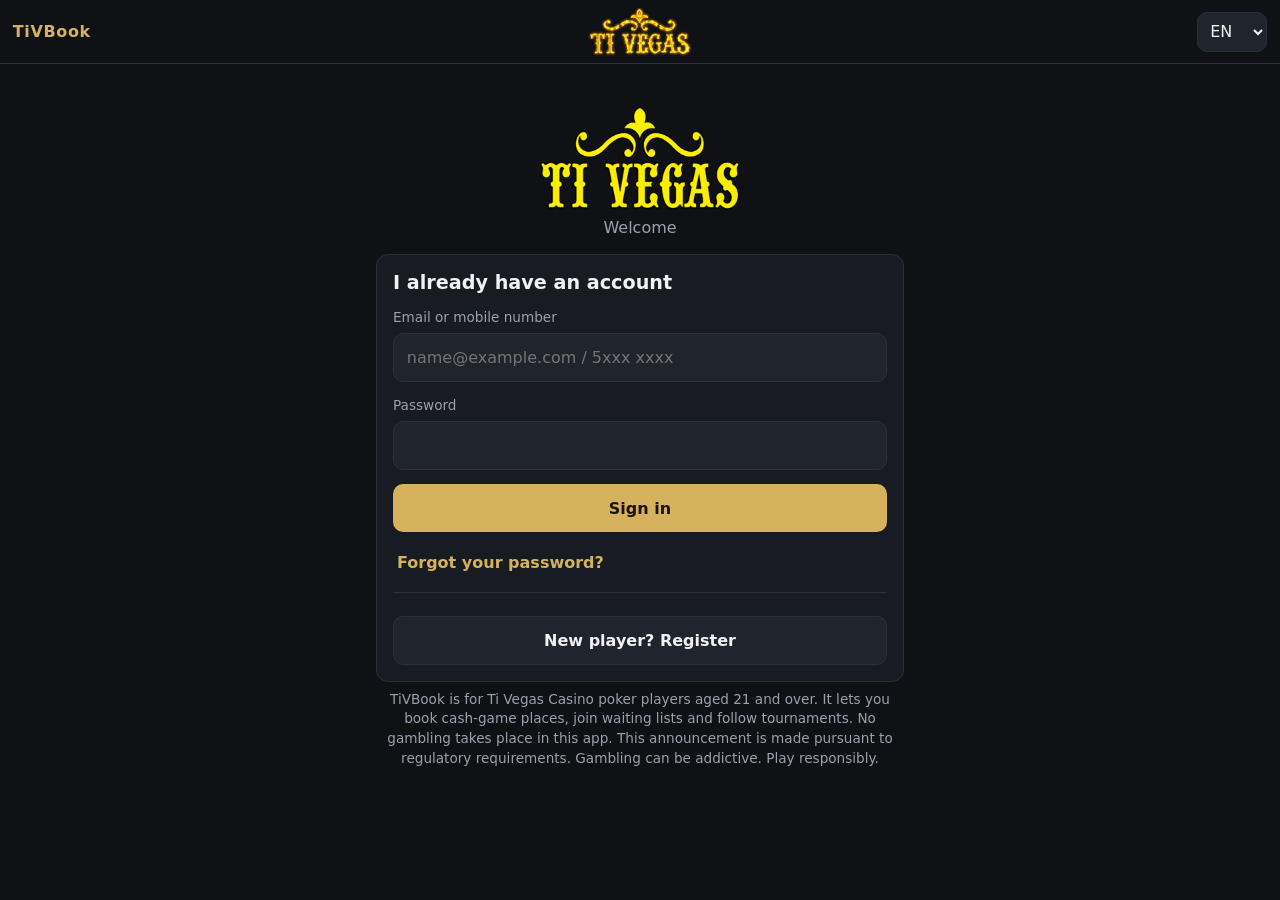
<file: index.html>
<!doctype html>
<html lang="en">
  <head>
    <meta charset="UTF-8" />
    <meta name="viewport" content="width=device-width, initial-scale=1, viewport-fit=cover" />
    <meta name="theme-color" content="#0f1115" />
    <link rel="icon" href="./icon.png" />
    <link rel="manifest" href="./manifest.webmanifest" />
    <link rel="apple-touch-icon" href="./apple-touch-icon.png" />
    <meta name="apple-mobile-web-app-capable" content="yes" />
    <meta name="mobile-web-app-capable" content="yes" />
    <meta name="apple-mobile-web-app-status-bar-style" content="black-translucent" />
    <meta name="apple-mobile-web-app-title" content="TiVBook" />
    <title>TiVBook — Ti Vegas</title>
    <script type="module" crossorigin src="./assets/index-Yo3Apx2H.js"></script>
    <link rel="stylesheet" crossorigin href="./assets/index-D4xdO7Zx.css">
  </head>
  <body>
    <div id="root"></div>
  </body>
</html>
</file>
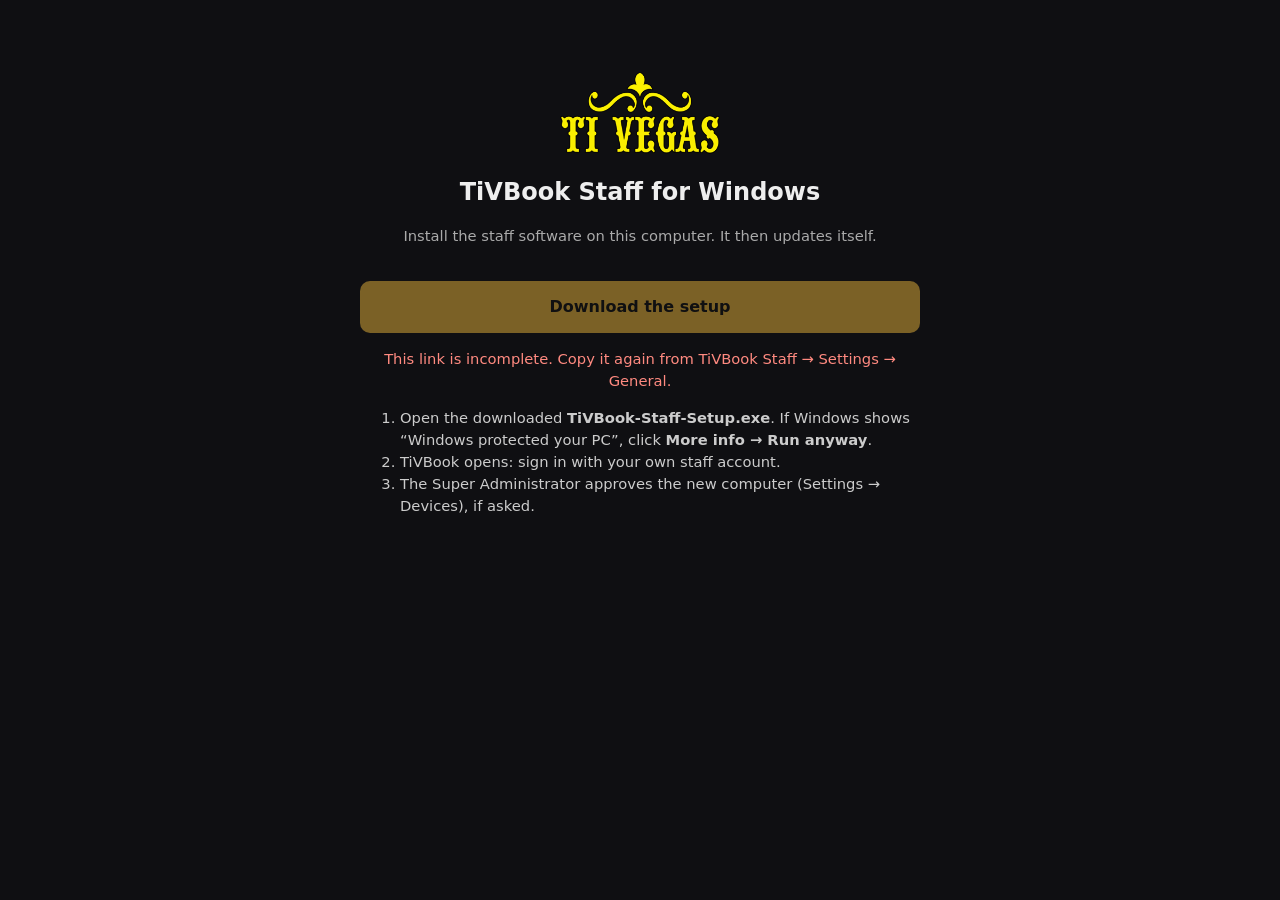
<file: setup/index.html>
<!DOCTYPE html>
<html lang="en">
<head>
<meta charset="utf-8">
<meta name="viewport" content="width=device-width, initial-scale=1">
<title>TiVBook Staff — install on this PC</title>
<style>
  body { margin: 0; font: 16px/1.5 system-ui, Segoe UI, sans-serif; background: #0f0f12; color: #eee; }
  main { max-width: 560px; margin: 0 auto; padding: 8vh 1.2rem 2rem; text-align: center; }
  img { width: 160px; max-width: 60%; }
  h1 { font-size: 1.5rem; margin: .8rem 0 .3rem; }
  .muted { color: #aaa; font-size: .92rem; }
  button { font: inherit; font-weight: 700; padding: .9rem 1.4rem; border: 0; border-radius: 10px; background: #d4a537; color: #111; cursor: pointer; width: 100%; margin-top: 1.2rem; }
  button:disabled { opacity: .55; cursor: default; }
  .bar { height: 10px; background: #2a2a30; border-radius: 5px; overflow: hidden; margin-top: 1rem; }
  .bar > div { height: 100%; width: 0; background: #d4a537; transition: width .2s; }
  .err { color: #ff8a80; } ol { text-align: left; color: #ccc; font-size: .92rem; }
</style>
</head>
<body>
<main>
  <img src="../tivegas-logo.png" alt="Ti Vegas">
  <h1>TiVBook Staff for Windows</h1>
  <p class="muted" id="ver">Install the staff software on this computer. It then updates itself.</p>
  <button id="go">Download the setup</button>
  <div class="bar" hidden id="bar"><div></div></div>
  <p class="muted" id="msg"></p>
  <ol>
    <li>Open the downloaded <strong>TiVBook-Staff-Setup.exe</strong>. If Windows shows “Windows protected your PC”, click <strong>More info → Run anyway</strong>.</li>
    <li>TiVBook opens: sign in with your own staff account.</li>
    <li>The Super Administrator approves the new computer (Settings → Devices), if asked.</li>
  </ol>
</main>
<script>
// The casino's online storage (from the link given in TiVBook Staff → Settings → General).
const base = (new URLSearchParams(location.hash.slice(1)).get("u") || "").replace(/\/$/, "");
const go = document.getElementById("go"), msg = document.getElementById("msg"), bar = document.getElementById("bar");
const ok = /^https:\/\/[a-z0-9-]+\.supabase\.co$/.test(base);
if (!ok) { go.disabled = true; msg.innerHTML = '<span class="err">This link is incomplete. Copy it again from TiVBook Staff → Settings → General.</span>'; }
let latest = null;
if (ok) fetch(`${base}/storage/v1/object/public/downloads/staff/latest.json?t=${Date.now()}`).then((r) => r.json()).then((l) => {
  latest = l; document.getElementById("ver").textContent = `Version ${l.version} — ${(l.size / 1048576).toFixed(0)} MB. Install once; it then updates itself.`;
}).catch(() => { msg.innerHTML = '<span class="err">Cannot reach the casino right now. Check the internet and reload the page.</span>'; });
go.onclick = async () => {
  if (!latest) return;
  go.disabled = true; bar.hidden = false; msg.textContent = "Downloading…";
  try {
    const parts = [];
    let got = 0;
    for (const url of latest.parts) {
      if (!String(url).startsWith(`${base}/storage/v1/object/public/downloads/`)) throw new Error("bad part");
      const r = await fetch(url); if (!r.ok) throw new Error(`download ${r.status}`);
      const b = new Uint8Array(await r.arrayBuffer()); parts.push(b); got += b.length;
      bar.firstElementChild.style.width = `${Math.min(100, (got / latest.size) * 100)}%`;
    }
    const blob = new Blob(parts, { type: "application/octet-stream" });
    const hash = Array.from(new Uint8Array(await crypto.subtle.digest("SHA-256", await blob.arrayBuffer())), (x) => x.toString(16).padStart(2, "0")).join("");
    if (blob.size !== latest.size || hash !== latest.sha256) throw new Error("The download is damaged. Please try again.");
    const a = document.createElement("a");
    a.href = URL.createObjectURL(blob); a.download = "TiVBook-Staff-Setup.exe"; document.body.appendChild(a); a.click();
    msg.textContent = "✓ Downloaded. Open TiVBook-Staff-Setup.exe (in Downloads) to install.";
  } catch (e) { msg.innerHTML = `<span class="err">${e.message}</span>`; }
  go.disabled = false;
};
</script>
</body>
</html>
</file>
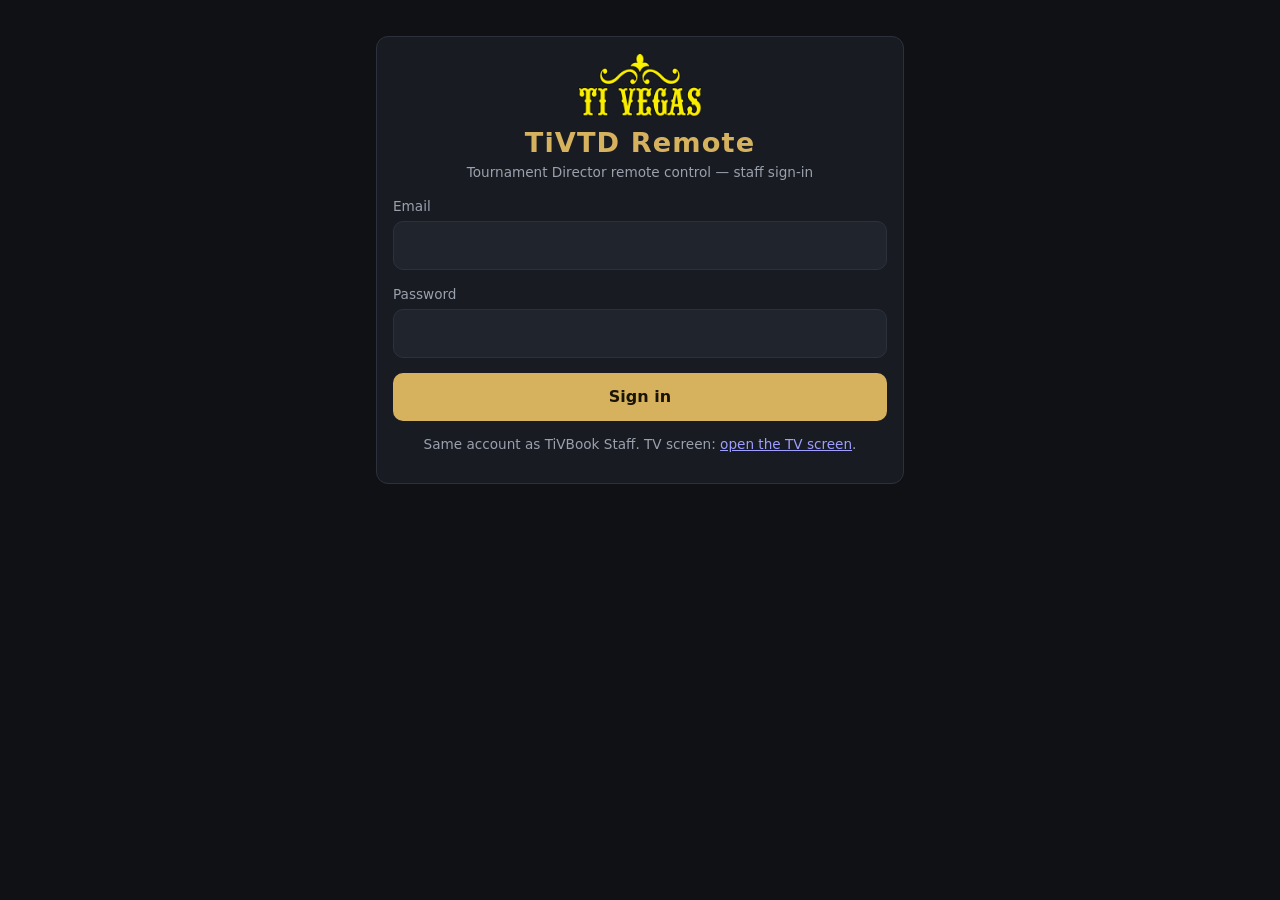
<file: td/index.html>
<!doctype html>
<html lang="en-GB">
  <head>
    <meta charset="UTF-8" />
    <meta name="viewport" content="width=device-width, initial-scale=1, viewport-fit=cover" />
    <meta name="theme-color" content="#06150e" />
    <link rel="icon" href="./icon.png" />
    <link rel="manifest" href="./manifest.webmanifest" />
    <link rel="apple-touch-icon" href="./apple-touch-icon.png" />
    <meta name="apple-mobile-web-app-capable" content="yes" />
    <meta name="mobile-web-app-capable" content="yes" />
    <meta name="apple-mobile-web-app-status-bar-style" content="black-translucent" />
    <meta name="apple-mobile-web-app-title" content="TiVTD Remote" />
    <title>TiVTD Remote — Ti Vegas</title>
    <script type="module" crossorigin src="./assets/index-CF79Sgp6.js"></script>
    <link rel="stylesheet" crossorigin href="./assets/index-0una0Jbh.css">
  </head>
  <body>
    <div id="root"></div>
  </body>
</html>
</file>
<file: assets/index-D4xdO7Zx.css>
:root{--bg: #0f1115;--panel: #181b22;--panel-2: #20242d;--line: #2c313c;--text: #f2f2f4;--muted: #9aa1ad;--gold: #d6b25e;--gold-ink: #1a1405;--red: #e5484d;--green: #30a46c;--amber: #f5a524;--radius: 12px;--font: "Segoe UI", system-ui, -apple-system, Roboto, "Helvetica Neue", Arial, sans-serif;color-scheme:dark}*{box-sizing:border-box}html{-webkit-text-size-adjust:100%}body{margin:0;background:var(--bg);color:var(--text);font:16px/1.45 var(--font);overflow-x:hidden}h1,h2,h3{margin:0 0 .5rem;line-height:1.2}h1{font-size:1.5rem}h2{font-size:1.2rem}h3{font-size:1rem}p{margin:0 0 .75rem}.muted{color:var(--muted)}.small{font-size:.85rem}.center{text-align:center}.row{display:flex;gap:.75rem;align-items:center;flex-wrap:wrap}.spread{justify-content:space-between}.stack>*+*{margin-top:.9rem}.grid2{display:grid;grid-template-columns:1fr;gap:.9rem}@media (min-width: 640px){.grid2{grid-template-columns:1fr 1fr}}.card{background:var(--panel);border:1px solid var(--line);border-radius:var(--radius);padding:1rem}.page{max-width:560px;margin:0 auto;padding:1rem 1rem 5rem}.wide{max-width:1100px}label{display:block;font-size:.85rem;color:var(--muted);margin-bottom:.3rem}input,select,textarea{width:100%;font:inherit;color:var(--text);background:var(--panel-2);border:1px solid var(--line);border-radius:10px;padding:.75rem .8rem;min-height:48px}input:focus,select:focus,textarea:focus{outline:2px solid var(--gold);outline-offset:1px}input[type=checkbox]{width:22px;min-height:22px;height:22px;accent-color:var(--gold)}.check{display:flex;gap:.6rem;align-items:flex-start;color:var(--text);font-size:.95rem}.row>.check{flex:0 0 auto;white-space:nowrap;align-items:center}button,.btn{font:inherit;font-weight:600;border:0;border-radius:10px;padding:.75rem 1.1rem;min-height:48px;background:var(--gold);color:var(--gold-ink);cursor:pointer;display:inline-flex;align-items:center;justify-content:center;gap:.4rem}button:disabled{opacity:.5;cursor:not-allowed}button.secondary{background:var(--panel-2);color:var(--text);border:1px solid var(--line)}button.danger{background:var(--red);color:#fff}button.link{background:none;color:var(--gold);padding:.25rem;min-height:auto}button.block{width:100%}.error{background:#3a1416;border:1px solid #6b2226;color:#ffd7d9;padding:.7rem .8rem;border-radius:10px}.notice{background:#2e2511;border:1px solid #5b4a1e;color:#f6e2ae;padding:.7rem .8rem;border-radius:10px}.ok{background:#10291d;border:1px solid #1f5a3d;color:#c6f2da;padding:.7rem .8rem;border-radius:10px}.badge{display:inline-block;font-size:.75rem;font-weight:700;padding:.15rem .5rem;border-radius:999px;background:var(--panel-2);border:1px solid var(--line)}.badge.verified{background:#10291d;color:#7fe0ae;border-color:#1f5a3d}.badge.unverified{background:#2e2511;color:#f6cf6e;border-color:#5b4a1e}.badge.rejected{background:#3a1416;color:#ff9ea2;border-color:#6b2226}.brand{font-weight:800;letter-spacing:.04em;color:var(--gold)}.player-id{font-size:3rem;font-weight:800;letter-spacing:.08em;color:var(--gold);text-align:center;font-variant-numeric:tabular-nums}.topbar{position:sticky;top:0;z-index:5;background:#0f1115f2;border-bottom:1px solid var(--line);padding:.6rem 1rem;display:flex;align-items:center;justify-content:space-between;gap:.5rem}.tabbar{position:fixed;bottom:0;left:0;right:0;background:var(--panel);border-top:1px solid var(--line);display:flex;justify-content:space-around;padding:.3rem 0 calc(.3rem + env(safe-area-inset-bottom))}.tabbar button{background:none;color:var(--muted);flex-direction:column;font-size:.75rem;gap:0;min-height:52px}.tabbar button.on{color:var(--gold)}table{width:100%;border-collapse:collapse}th,td{text-align:left;padding:.55rem .5rem;border-bottom:1px solid var(--line);vertical-align:top}th{color:var(--muted);font-weight:600;font-size:.85rem}tr.clickable{cursor:pointer}tr.clickable:hover{background:var(--panel-2)}.photo{width:100%;aspect-ratio:1.58;object-fit:cover;border-radius:10px;background:var(--panel-2);border:1px dashed var(--line);display:flex;align-items:center;justify-content:center;color:var(--muted)}.code-input{font-size:1.8rem;letter-spacing:.5em;text-align:center;font-variant-numeric:tabular-nums}.statusdot{width:.6rem;height:.6rem;border-radius:50%;display:inline-block;background:var(--green)}.statusdot.off{background:var(--red)}.chips{display:flex;gap:.4rem;overflow-x:auto;padding-bottom:.3rem;-webkit-overflow-scrolling:touch}.chip{flex:0 0 auto;background:var(--panel-2);color:var(--text);border:1px solid var(--line);border-radius:999px;padding:.45rem .8rem;min-height:40px;font-weight:600}.chip.on{background:var(--gold);color:var(--gold-ink);border-color:var(--gold)}.chip small{display:block;font-weight:500;font-size:.7rem;opacity:.8}.tablecard{display:grid;gap:.35rem;text-align:left;justify-content:stretch;justify-items:stretch;align-content:start;background:var(--panel);border:1px solid var(--line);border-radius:var(--radius);padding:.9rem;color:var(--text);font-weight:400;min-height:0}.tablecard.on{outline:2px solid var(--gold)}.meter{height:8px;border-radius:99px;background:var(--panel-2);overflow:hidden}.meter>i{display:block;height:100%;background:var(--gold)}.grid3{display:grid;grid-template-columns:repeat(auto-fill,minmax(220px,1fr));gap:.8rem}.felt{width:100%;max-width:560px;aspect-ratio:660 / 450}.offer-overlay{position:fixed;top:0;right:0;bottom:0;left:0;z-index:50;background:#0a0a0ceb;display:flex;align-items:center;justify-content:center;padding:1rem}.offer-box{width:100%;max-width:420px;background:var(--panel);border:2px solid var(--gold);border-radius:18px;padding:1.3rem;text-align:center}.countdown{font-size:3rem;font-weight:800;color:var(--gold);font-variant-numeric:tabular-nums}@keyframes pulse{0%,to{transform:scale(1)}50%{transform:scale(1.04)}}.pulse{animation:pulse 1s ease-in-out infinite}@media print{@page{size:A4;margin:15mm}body{background:#fff;color:#000}.topbar,.tabbar,nav,button{display:none!important}.card{border:1px solid #999;background:#fff;break-inside:avoid}.muted,label,th{color:#333}}.tabbar button span{position:relative}.tabbar .dot{position:absolute;top:-6px;right:-12px;background:#d33;color:#fff;border-radius:9px;font-size:.65rem;padding:0 5px;line-height:16px}.floorbar{display:flex;justify-content:space-between;align-items:center;gap:1rem;flex-wrap:wrap;background:linear-gradient(90deg,#1a1d24,#14171d);border:1px solid var(--line);border-radius:var(--radius);padding:.7rem 1rem}.floorgrid{display:grid;grid-template-columns:repeat(auto-fill,minmax(min(100%,470px),1fr));gap:1rem;align-items:start}.tableblock{background:linear-gradient(180deg,#1b1f27,#161920);border:1px solid var(--line);border-radius:16px;padding:1rem;display:grid;gap:.6rem;box-shadow:0 6px 20px #00000040}.tableblock.closed{opacity:.75}.tableblock .felt{max-width:100%}.tableblock h3.sub{margin:.3rem 0 0;font-size:.85rem;text-transform:uppercase;letter-spacing:.06em;color:var(--gold)}.list{display:grid;gap:.3rem}.item{display:flex;align-items:center;gap:.5rem;padding:.35rem .4rem;border-radius:10px;background:var(--panel-2)}.item .pos{width:26px;height:26px;border-radius:50%;display:grid;place-items:center;background:var(--panel);color:var(--gold);font-weight:700;font-size:.8rem;flex:none}.avatar{border-radius:50%;object-fit:cover;flex:none;display:inline-grid;place-items:center;background:var(--gold);color:var(--gold-ink);font-weight:700}.ellipsis{display:block;white-space:nowrap;overflow:hidden;text-overflow:ellipsis}button.sm{min-height:34px;padding:.2rem .65rem;font-size:.85rem}form.inline{display:inline-flex;gap:.3rem;align-items:center}.modal-back{position:fixed;top:0;right:0;bottom:0;left:0;background:#0009;display:grid;place-items:center;z-index:50;padding:1rem}.modal{width:min(560px,100%);max-height:90vh;overflow:auto}.logo-head{height:30px}.toasts{position:fixed;right:1rem;bottom:1rem;display:grid;gap:.5rem;z-index:60;width:min(380px,calc(100vw - 2rem))}.toast{background:#1d2a1f;border:1px solid var(--gold);color:var(--text);padding:.7rem .9rem;border-radius:12px;box-shadow:0 8px 24px #0006;cursor:pointer;animation:toastin .25s ease-out}@keyframes toastin{0%{transform:translateY(12px);opacity:0}to{transform:none;opacity:1}}.tabbar{display:grid;grid-template-columns:repeat(5,minmax(0,1fr))}.tabbar button{min-width:0;padding:.35rem .1rem;font-size:.7rem;line-height:1.15;white-space:normal;overflow:hidden}.tabbar button span[aria-hidden]{display:block;font-size:1.15rem}.cd{display:flex;justify-content:center;gap:.45rem;margin-top:.25rem}.cd-part{display:grid;justify-items:center;min-width:3.6rem;background:var(--panel-2);border:1px solid var(--line);border-radius:10px;padding:.3rem .35rem}.cd-num{font-size:1.6rem;font-weight:800;color:var(--gold);font-variant-numeric:tabular-nums;line-height:1.1}.cd-unit{font-size:.68rem;color:var(--muted);text-transform:uppercase;letter-spacing:.04em}.staff-top{flex-wrap:wrap;row-gap:.4rem}.staff-top .top-right{flex-wrap:wrap;justify-content:flex-end;gap:.5rem}.staff-nav{padding:.45rem 1rem;border-bottom:1px solid var(--line);gap:.35rem;flex-wrap:wrap}.staff-nav button{min-height:36px;padding:.3rem .75rem;font-size:.9rem}.staff-nav.main button{font-size:.95rem;font-weight:700}.staff-subnav{padding:.35rem 1rem;gap:.3rem;flex-wrap:wrap;background:#d4af370f;border-bottom:1px solid var(--line)}.staff-subnav button{min-height:32px;padding:.2rem .7rem;font-size:.85rem;border-radius:999px}.staff-subnav button.secondary{background:transparent;border-color:transparent;color:var(--muted)}.counters{display:grid;grid-template-columns:repeat(auto-fit,minmax(140px,1fr));gap:.6rem}.counters>div{background:var(--panel);border:1px solid var(--line);border-radius:12px;padding:.55rem .75rem}.counters strong{font-size:1.5rem;display:block}td.num,th.num{text-align:right}.chips{flex-wrap:nowrap;overflow-x:auto;scrollbar-width:thin;padding-bottom:.2rem}.chips>*{flex:none}table{width:100%}.table-wrap{overflow-x:auto}.item{flex-wrap:wrap}.item>div{min-width:140px}.row{min-width:0}input,select,textarea{max-width:100%}.floorbar>*{min-width:0}@media (max-width: 1200px){.floorgrid{grid-template-columns:repeat(auto-fill,minmax(min(100%,420px),1fr))}}@media (max-width: 900px){.staff-top .who{display:none}.staff-nav button{font-size:.82rem;padding:.25rem .6rem;min-height:32px}.grid2{grid-template-columns:1fr}main.container,.container{padding-left:.6rem;padding-right:.6rem}.tableblock{padding:.7rem}}.chips-layout{display:grid;grid-template-columns:minmax(320px,1fr) minmax(360px,1.3fr);gap:1rem;align-items:start}@media (max-width: 900px){.chips-layout{grid-template-columns:1fr}}.topbar-3{display:grid;grid-template-columns:1fr auto 1fr;padding:.35rem .8rem}.topbar-logo{height:52px;width:auto;display:block}.staff-fixed{position:sticky;top:0;z-index:30;background:var(--bg, #0f1115);box-shadow:0 6px 14px #00000059}.staff-fixed .topbar{position:static}.seatbig{display:flex;gap:1rem;justify-content:center}.seatbig>div{border:3px solid var(--gold);border-radius:14px;padding:.4rem 1.4rem;display:grid}.seatbig span{font-size:.8rem;letter-spacing:.15em;color:var(--gold);font-weight:700}.seatbig strong{font-size:3.4rem;line-height:1}.tfloor-grid{display:grid;grid-template-columns:repeat(auto-fill,minmax(min(100%,380px),1fr));gap:1rem;align-items:start}.ttable{background:linear-gradient(180deg,#1b1f27,#161920);border:1px solid var(--line);border-radius:16px;padding:.8rem;display:grid;gap:.5rem}.ttable .felt2{position:relative;aspect-ratio:2 / 1.15;margin:.4rem 1.4rem 1.6rem;border-radius:999px;background:radial-gradient(ellipse at center,#1f6b45,#134a30 70%,#0d3622);border:6px solid #5a3b1f;box-shadow:inset 0 0 18px #00000080}.ttable .felt2 .tno{position:absolute;top:0;right:0;bottom:0;left:0;display:grid;place-items:center;font-size:1.6rem;font-weight:800;color:#ffffff59;pointer-events:none}.tseat{position:absolute;width:74px;min-height:46px;transform:translate(-50%,-50%);border-radius:12px;border:2px dashed rgba(255,255,255,.35);background:#00000073;color:#fff;font-size:.68rem;line-height:1.15;display:grid;place-items:center;text-align:center;padding:2px;cursor:default;-webkit-user-select:none;user-select:none}.tseat .n{position:absolute;top:-9px;left:-9px;width:20px;height:20px;border-radius:50%;background:var(--gold);color:#000;font-weight:800;font-size:.7rem;display:grid;place-items:center}.tseat.taken{border-style:solid;border-color:var(--gold);background:#24262d;cursor:grab}.tseat.taken img{width:26px;height:26px;border-radius:50%;object-fit:cover}.tseat.drop{border-color:#22c55e;background:#22c55e40}.tseat.sel{outline:3px solid #38bdf8}.tlist{display:grid;grid-template-columns:repeat(auto-fill,minmax(220px,1fr));gap:.4rem}.tlist>div{background:var(--panel);border:1px solid var(--line);border-radius:10px;padding:.4rem .6rem;display:flex;justify-content:space-between;align-items:center;gap:.4rem}.offline-banner{background:#b91c1c;color:#fff;padding:.45rem .8rem;font-weight:700;text-align:center}@media print{.offline-banner{display:none}}.tv{position:fixed;top:0;right:0;bottom:0;left:0;background:radial-gradient(ellipse at 50% 35%,#0f3b27,#06150e 70%,#030806);color:#f5f1e6;display:grid;grid-template-columns:var(--tv-cols, 1fr 2.3fr 1fr);grid-template-rows:auto 1fr auto;gap:1.2vh 1.2vw;padding:1.6vh 1.6vw;font-size:1.6vh;overflow:hidden}.tv-head{grid-column:1 / -1;display:flex;align-items:center;gap:1.5vw;border-bottom:2px solid rgba(212,175,55,.5);padding-bottom:1vh}.tv-head img{height:7vh}.tv-head h1{flex:1;margin:0;font-size:4.4vh;color:#d4af37;letter-spacing:.02em}.tv-flag{font-weight:800;font-size:2vh;letter-spacing:.12em;padding:.6vh 1.2vw;border-radius:99px;border:2px solid #d4af37;color:#d4af37}.tv-flag.open{background:#d4af37;color:#000}.tv-box{background:#00000059;border:1px solid rgba(212,175,55,.35);border-radius:1.6vh;padding:1.4vh 1.2vw}.tv-left{display:grid;gap:1.2vh;align-content:start}.tv h3{margin:0 0 .6vh;color:#d4af37;font-size:2.2vh;text-transform:uppercase;letter-spacing:.12em}.tv-big{font-size:6vh;font-weight:800;line-height:1.05}.tv-big small{font-size:3vh;opacity:.7}.tv-big.gold{color:#f3d37a}.tv dl{display:grid;grid-template-columns:1fr auto;gap:.5vh 1vw;margin:.8vh 0 0;font-size:2.3vh}.tv dt{opacity:.75}.tv dd{margin:0;font-weight:700;text-align:right}.tv dd small{opacity:.7;font-weight:400}.tv-center{display:grid;align-content:center;justify-items:center;gap:1.6vh;text-align:center}.tv-row{display:grid;grid-template-columns:1fr auto 1fr;width:100%;align-items:center}.tv-row>div:first-child{text-align:left}.tv-row>div:last-child{text-align:right}.tv-row span{display:block;font-size:1.8vh;opacity:.7;text-transform:uppercase;letter-spacing:.1em}.tv-row strong{font-size:3vh}.tv-level{font-size:5.5vh;font-weight:800;color:#d4af37}.tv-clock{font-size:27vh;font-weight:800;line-height:.95;font-variant-numeric:tabular-nums;letter-spacing:-.02em;text-shadow:0 0 4vh rgba(212,175,55,.25)}.tv-paused .tv-clock{animation:tvblink 1.2s steps(2) infinite;opacity:.85}@keyframes tvblink{50%{opacity:.35}}.tv-blinds{display:grid;grid-template-columns:repeat(3,1fr);gap:3vw;width:100%}.tv-blinds span{display:block;font-size:2.4vh;color:#d4af37;letter-spacing:.15em}.tv-blinds strong{font-size:10vh;line-height:1;font-variant-numeric:tabular-nums}.tv-next{font-size:3.2vh;opacity:.85}.tv-right{display:grid;align-content:start;gap:.6vh;overflow:hidden}.tv-sub{opacity:.75;font-size:2vh}.tv-pay{list-style:none;margin:1vh 0 0;padding:0;display:grid;gap:.5vh;font-size:2.5vh;overflow:hidden}.tv-pay li{display:flex;justify-content:space-between;border-bottom:1px dashed rgba(255,255,255,.15);padding-bottom:.3vh}.tv-pay.scroll{max-height:55vh;animation:tvscroll 40s linear infinite alternate}@keyframes tvscroll{0%,10%{transform:translateY(0)}90%,to{transform:translateY(-40%)}}.tv-chips{grid-column:1 / -1;display:flex;justify-content:center;gap:3vw;flex-wrap:wrap;font-size:2.6vh;font-weight:700;border-top:2px solid rgba(212,175,55,.4);padding-top:1vh}.tv-chips i{display:inline-block;width:3vh;height:3vh;border-radius:50%;margin-right:.6vw;vertical-align:middle;border:.5vh dashed rgba(255,255,255,.8);box-shadow:0 0 0 2px #0006}.tv-announce{position:absolute;left:5vw;right:5vw;bottom:12vh;background:#d4af37;color:#000;font-size:5vh;font-weight:800;text-align:center;padding:2vh 2vw;border-radius:2vh;box-shadow:0 2vh 6vh #0009}.tv-offline{position:absolute;top:0;left:0;right:0;background:#b91c1c;color:#fff;text-align:center;font-weight:700;padding:.4vh;font-size:1.8vh}@media (max-aspect-ratio: 1/1){.tv{grid-template-columns:1fr 1fr;grid-template-rows:auto auto auto auto;overflow-y:auto;font-size:1.4vh}.tv-center{grid-column:1 / -1;grid-row:2}.tv-left,.tv-right{grid-row:3}.tv-clock{font-size:22vw}.tv-blinds strong{font-size:9vw}.tv-big{font-size:4vh}.tv-head{flex-wrap:wrap;gap:.6vh 3vw}.tv-head img{height:5vh}.tv-head h1{font-size:2.8vh;flex:1 1 60%}.tv-flag{flex:1 1 100%;text-align:center;font-size:1.5vh;padding:.5vh 2vw}}.tv-picker{min-height:100vh;display:grid;place-items:center;background:#06150e;color:#f5f1e6;padding:2rem}.tv-picker .card{max-width:560px;width:100%}.tv-tag{margin-top:1vh;font-size:1.9vh;font-weight:700;color:#000;background:#d4af37;border-radius:1vh;padding:.5vh .8vw;display:inline-block}.tv-chips span.race{color:#f59e0b}.tv-chips em{font-style:normal;font-size:1.8vh;margin-left:.4vw}.tv-h4h{position:absolute;top:12vh;left:50%;transform:translate(-50%);background:#b91c1c;color:#fff;font-size:4vh;font-weight:900;letter-spacing:.1em;padding:1vh 3vw;border-radius:2vh}.tv-handtimer{position:absolute;left:50%;top:31vh;transform:translate(-50%);min-width:30vw;box-shadow:0 2vh 6vh #000000b3;z-index:3;background:#000c;border:.5vh solid #d4af37;border-radius:2vh;padding:1vh 2vw;text-align:center}.tv-handtimer span{display:block;font-size:2.4vh;letter-spacing:.15em;color:#d4af37}.tv-handtimer strong{font-size:24vh;line-height:1;font-variant-numeric:tabular-nums}.tv-handtimer.low{border-color:#ef4444}.tv-handtimer.low strong{color:#ef4444}.tv.tv-side{grid-template-columns:1fr;grid-template-rows:auto 1fr auto}.tv-sidebody{overflow:hidden}.tv-cols{columns:3;column-gap:3vw;font-size:2.5vh}.tv-seatrow{display:flex;justify-content:space-between;break-inside:avoid;border-bottom:1px dashed rgba(255,255,255,.15);padding:.45vh 0}.tv-seatrow strong{color:#f3d37a}.tv-pageno{font-size:1.8vh;opacity:.6}.tv-table{width:100%;border-collapse:collapse;font-size:3.2vh;text-align:center}.tv-table th{color:#d4af37;font-size:2.2vh;letter-spacing:.1em;text-transform:uppercase;padding:1vh}.tv-table td{padding:.8vh;border-bottom:1px solid rgba(255,255,255,.1);font-variant-numeric:tabular-nums}.tv-table tr.now td{background:#d4af3740;font-weight:800}.tv-table tr.past td{opacity:.45}.tv-leaders{font-size:4vh;margin:0 auto;max-width:70vw;padding-left:6vw}.tv-leaders li{display:flex;justify-content:space-between;border-bottom:1px dashed rgba(255,255,255,.15);padding:.6vh 0}.tv-leaders li::marker{color:#d4af37}.tv-leaders small{opacity:.6;font-size:2.4vh}.tv-leaders strong{color:#f3d37a;font-variant-numeric:tabular-nums}.tv-rules{white-space:pre-wrap;font-size:2.6vh;line-height:1.45;columns:2;column-gap:4vw}.tv-mini{display:flex;gap:3vw;justify-content:center;align-items:baseline;font-size:3vh;border-top:2px solid rgba(212,175,55,.4);padding-top:1vh}.tv-mini strong{font-size:5vh;font-variant-numeric:tabular-nums}@media (max-aspect-ratio: 1/1){.tv-cols,.tv-rules{columns:1}.tv-mini{flex-wrap:wrap;font-size:2vh}}.td-status{background:linear-gradient(180deg,#3b4a5e,#1c2430);border:1px solid var(--line);border-radius:var(--radius);padding:.5rem;display:grid;gap:.35rem}.td-grid{display:grid;grid-template-columns:repeat(5,minmax(0,1fr));gap:2px}.td-cell{display:flex;justify-content:space-between;gap:.4rem;background:#000;color:#fff;padding:.18rem .45rem;font-size:.82rem;min-width:0}.td-cell span{font-weight:700;white-space:nowrap}.td-cell b{background:#fff;color:#000;font-weight:600;padding:0 .35rem;text-align:right;flex:1;min-width:0;overflow:hidden;text-overflow:ellipsis;white-space:nowrap;font-variant-numeric:tabular-nums}.td-cell b.warn{background:#fde68a}.td-btns{display:grid;grid-template-columns:repeat(5,minmax(0,1fr));gap:2px}.td-btns button{background:#ece9e2;color:#111;border:1px solid #888;border-radius:2px;padding:.22rem .3rem;font-size:.82rem;font-weight:500}.td-tabs{display:flex;flex-wrap:wrap;gap:2px;border-bottom:2px solid #7a1f1f}.td-tabs button{background:#d8d4cc;color:#111;border:1px solid #888;border-bottom:none;border-radius:4px 4px 0 0;padding:.3rem .7rem;font-size:.85rem;font-weight:500}.td-tabs button.on{background:#fff;color:#8b1a1a;font-weight:700}.td-split{display:grid;grid-template-columns:220px minmax(0,1fr);gap:.8rem;align-items:start}.td-side h3{margin:0;font-size:.95rem}.td-side button{width:100%}.td-dl{display:grid;grid-template-columns:auto 1fr;gap:.2rem .8rem;margin:0;font-size:.9rem}.td-dl dt{font-weight:600}.td-dl dd{margin:0;text-align:right;font-variant-numeric:tabular-nums}.td-dl.wide dd{text-align:left}kbd{border:1px solid var(--line);border-radius:4px;padding:.05rem .4rem;font-family:inherit;background:#ffffff0f}@media (max-width: 900px){.td-grid,.td-btns{grid-template-columns:repeat(2,minmax(0,1fr))}.td-split{grid-template-columns:1fr}}.tseat.blocked{border-style:solid;border-color:#ef4444;background:#ef44442e;color:#ef4444;font-weight:800}.tseat .dbtn{position:absolute;bottom:-9px;right:-9px;width:20px;height:20px;border-radius:50%;background:#fff;color:#000;font-weight:900;font-size:.7rem;display:grid;place-items:center;border:1px solid #000}.tv-game{font-size:2.6vh;font-weight:700;color:#fff;opacity:.85;margin-top:.4vh}.tv-announce.c-green{background:#16a34a;color:#fff}.tv-announce.c-red{background:#dc2626;color:#fff}.tv-announce.c-blue{background:#2563eb;color:#fff}.tv-announce.c-white{background:#fff;color:#000}.tv-announce.big{top:18vh;bottom:18vh;display:grid;place-items:center;font-size:9vh}.tv-announce.flash{animation:tvflash 1s steps(2,start) infinite}@keyframes tvflash{to{opacity:.35}}.tv-warn{position:absolute;left:50%;top:11vh;transform:translate(-50%);background:linear-gradient(#0b0,#030);color:#fff;font-size:2.6vh;font-weight:700;padding:.6vh 2vw;border-radius:1vh;text-shadow:2px 2px #000;animation:tvflash 1.2s steps(2,start) infinite;white-space:nowrap}.tv-welcome{font-size:7vh;font-weight:800;text-align:center;white-space:pre-line;display:grid;place-items:center;height:100%;padding:0 5vw;color:var(--gold, #d4af37)}.td-warn{background:#052e16;border:1px solid #16a34a;color:#bbf7d0;border-radius:6px;padding:.25rem .6rem;font-size:.85rem}.tv-right{display:grid;align-content:start;gap:1.2vh}.tv-prizes{display:grid;align-content:start;gap:.6vh;overflow:hidden}.tv-text{font-size:2.6vh;white-space:pre-line;line-height:1.3}.tv.tv-theme-blue{background:radial-gradient(ellipse at 50% 35%,#0f2a4b,#06101c 70%,#03060b)}.tv.tv-theme-red{background:radial-gradient(ellipse at 50% 35%,#4b0f14,#1c0608 70%,#0b0304)}.tv.tv-theme-black{background:radial-gradient(ellipse at 50% 35%,#26262b,#0e0e10 70%,#050506)}.tv.tv-theme-purple{background:radial-gradient(ellipse at 50% 35%,#33104b,#14061c 70%,#08030b)}.tv.tv-break{background:radial-gradient(ellipse at 50% 35%,#3b2a0f,#150e06 70%,#080603)}.tv.tv-clock-large .tv-clock{font-size:33vh}.tv.tv-clock-huge .tv-clock{font-size:40vh}
</file>
<file: td/assets/index-0una0Jbh.css>
:root{--bg: #0f1115;--panel: #181b22;--panel-2: #20242d;--line: #2c313c;--text: #f2f2f4;--muted: #9aa1ad;--gold: #d6b25e;--gold-ink: #1a1405;--red: #e5484d;--green: #30a46c;--amber: #f5a524;--radius: 12px;--font: "Segoe UI", system-ui, -apple-system, Roboto, "Helvetica Neue", Arial, sans-serif;color-scheme:dark}*{box-sizing:border-box}html{-webkit-text-size-adjust:100%}body{margin:0;background:var(--bg);color:var(--text);font:16px/1.45 var(--font);overflow-x:hidden}h1,h2,h3{margin:0 0 .5rem;line-height:1.2}h1{font-size:1.5rem}h2{font-size:1.2rem}h3{font-size:1rem}p{margin:0 0 .75rem}.muted{color:var(--muted)}.small{font-size:.85rem}.center{text-align:center}.row{display:flex;gap:.75rem;align-items:center;flex-wrap:wrap}.spread{justify-content:space-between}.stack>*+*{margin-top:.9rem}.grid2{display:grid;grid-template-columns:1fr;gap:.9rem}@media (min-width: 640px){.grid2{grid-template-columns:1fr 1fr}}.card{background:var(--panel);border:1px solid var(--line);border-radius:var(--radius);padding:1rem}.page{max-width:560px;margin:0 auto;padding:1rem 1rem 5rem}.wide{max-width:1100px}label{display:block;font-size:.85rem;color:var(--muted);margin-bottom:.3rem}input,select,textarea{width:100%;font:inherit;color:var(--text);background:var(--panel-2);border:1px solid var(--line);border-radius:10px;padding:.75rem .8rem;min-height:48px}input:focus,select:focus,textarea:focus{outline:2px solid var(--gold);outline-offset:1px}input[type=checkbox]{width:22px;min-height:22px;height:22px;accent-color:var(--gold)}.check{display:flex;gap:.6rem;align-items:flex-start;color:var(--text);font-size:.95rem}.row>.check{flex:0 0 auto;white-space:nowrap;align-items:center}button,.btn{font:inherit;font-weight:600;border:0;border-radius:10px;padding:.75rem 1.1rem;min-height:48px;background:var(--gold);color:var(--gold-ink);cursor:pointer;display:inline-flex;align-items:center;justify-content:center;gap:.4rem}button:disabled{opacity:.5;cursor:not-allowed}button.secondary{background:var(--panel-2);color:var(--text);border:1px solid var(--line)}button.danger{background:var(--red);color:#fff}button.link{background:none;color:var(--gold);padding:.25rem;min-height:auto}button.block{width:100%}.error{background:#3a1416;border:1px solid #6b2226;color:#ffd7d9;padding:.7rem .8rem;border-radius:10px}.notice{background:#2e2511;border:1px solid #5b4a1e;color:#f6e2ae;padding:.7rem .8rem;border-radius:10px}.ok{background:#10291d;border:1px solid #1f5a3d;color:#c6f2da;padding:.7rem .8rem;border-radius:10px}.badge{display:inline-block;font-size:.75rem;font-weight:700;padding:.15rem .5rem;border-radius:999px;background:var(--panel-2);border:1px solid var(--line)}.badge.verified{background:#10291d;color:#7fe0ae;border-color:#1f5a3d}.badge.unverified{background:#2e2511;color:#f6cf6e;border-color:#5b4a1e}.badge.rejected{background:#3a1416;color:#ff9ea2;border-color:#6b2226}.brand{font-weight:800;letter-spacing:.04em;color:var(--gold)}.player-id{font-size:3rem;font-weight:800;letter-spacing:.08em;color:var(--gold);text-align:center;font-variant-numeric:tabular-nums}.topbar{position:sticky;top:0;z-index:5;background:#0f1115f2;border-bottom:1px solid var(--line);padding:.6rem 1rem;display:flex;align-items:center;justify-content:space-between;gap:.5rem}.tabbar{position:fixed;bottom:0;left:0;right:0;background:var(--panel);border-top:1px solid var(--line);display:flex;justify-content:space-around;padding:.3rem 0 calc(.3rem + env(safe-area-inset-bottom))}.tabbar button{background:none;color:var(--muted);flex-direction:column;font-size:.75rem;gap:0;min-height:52px}.tabbar button.on{color:var(--gold)}table{width:100%;border-collapse:collapse}th,td{text-align:left;padding:.55rem .5rem;border-bottom:1px solid var(--line);vertical-align:top}th{color:var(--muted);font-weight:600;font-size:.85rem}tr.clickable{cursor:pointer}tr.clickable:hover{background:var(--panel-2)}.photo{width:100%;aspect-ratio:1.58;object-fit:cover;border-radius:10px;background:var(--panel-2);border:1px dashed var(--line);display:flex;align-items:center;justify-content:center;color:var(--muted)}.code-input{font-size:1.8rem;letter-spacing:.5em;text-align:center;font-variant-numeric:tabular-nums}.statusdot{width:.6rem;height:.6rem;border-radius:50%;display:inline-block;background:var(--green)}.statusdot.off{background:var(--red)}.chips{display:flex;gap:.4rem;overflow-x:auto;padding-bottom:.3rem;-webkit-overflow-scrolling:touch}.chip{flex:0 0 auto;background:var(--panel-2);color:var(--text);border:1px solid var(--line);border-radius:999px;padding:.45rem .8rem;min-height:40px;font-weight:600}.chip.on{background:var(--gold);color:var(--gold-ink);border-color:var(--gold)}.chip small{display:block;font-weight:500;font-size:.7rem;opacity:.8}.tablecard{display:grid;gap:.35rem;text-align:left;justify-content:stretch;justify-items:stretch;align-content:start;background:var(--panel);border:1px solid var(--line);border-radius:var(--radius);padding:.9rem;color:var(--text);font-weight:400;min-height:0}.tablecard.on{outline:2px solid var(--gold)}.meter{height:8px;border-radius:99px;background:var(--panel-2);overflow:hidden}.meter>i{display:block;height:100%;background:var(--gold)}.grid3{display:grid;grid-template-columns:repeat(auto-fill,minmax(220px,1fr));gap:.8rem}.felt{width:100%;max-width:560px;aspect-ratio:660 / 450}.offer-overlay{position:fixed;top:0;right:0;bottom:0;left:0;z-index:50;background:#0a0a0ceb;display:flex;align-items:center;justify-content:center;padding:1rem}.offer-box{width:100%;max-width:420px;background:var(--panel);border:2px solid var(--gold);border-radius:18px;padding:1.3rem;text-align:center}.countdown{font-size:3rem;font-weight:800;color:var(--gold);font-variant-numeric:tabular-nums}@keyframes pulse{0%,to{transform:scale(1)}50%{transform:scale(1.04)}}.pulse{animation:pulse 1s ease-in-out infinite}@media print{@page{size:A4;margin:15mm}body{background:#fff;color:#000}.topbar,.tabbar,nav,button{display:none!important}.card{border:1px solid #999;background:#fff;break-inside:avoid}.muted,label,th{color:#333}}.tabbar button span{position:relative}.tabbar .dot{position:absolute;top:-6px;right:-12px;background:#d33;color:#fff;border-radius:9px;font-size:.65rem;padding:0 5px;line-height:16px}.floorbar{display:flex;justify-content:space-between;align-items:center;gap:1rem;flex-wrap:wrap;background:linear-gradient(90deg,#1a1d24,#14171d);border:1px solid var(--line);border-radius:var(--radius);padding:.7rem 1rem}.floorgrid{display:grid;grid-template-columns:repeat(auto-fill,minmax(min(100%,470px),1fr));gap:1rem;align-items:start}.tableblock{background:linear-gradient(180deg,#1b1f27,#161920);border:1px solid var(--line);border-radius:16px;padding:1rem;display:grid;gap:.6rem;box-shadow:0 6px 20px #00000040}.tableblock.closed{opacity:.75}.tableblock .felt{max-width:100%}.tableblock h3.sub{margin:.3rem 0 0;font-size:.85rem;text-transform:uppercase;letter-spacing:.06em;color:var(--gold)}.list{display:grid;gap:.3rem}.item{display:flex;align-items:center;gap:.5rem;padding:.35rem .4rem;border-radius:10px;background:var(--panel-2)}.item .pos{width:26px;height:26px;border-radius:50%;display:grid;place-items:center;background:var(--panel);color:var(--gold);font-weight:700;font-size:.8rem;flex:none}.avatar{border-radius:50%;object-fit:cover;flex:none;display:inline-grid;place-items:center;background:var(--gold);color:var(--gold-ink);font-weight:700}.ellipsis{display:block;white-space:nowrap;overflow:hidden;text-overflow:ellipsis}button.sm{min-height:34px;padding:.2rem .65rem;font-size:.85rem}form.inline{display:inline-flex;gap:.3rem;align-items:center}.modal-back{position:fixed;top:0;right:0;bottom:0;left:0;background:#0009;display:grid;place-items:center;z-index:50;padding:1rem}.modal{width:min(560px,100%);max-height:90vh;overflow:auto}.logo-head{height:30px}.toasts{position:fixed;right:1rem;bottom:1rem;display:grid;gap:.5rem;z-index:60;width:min(380px,calc(100vw - 2rem))}.toast{background:#1d2a1f;border:1px solid var(--gold);color:var(--text);padding:.7rem .9rem;border-radius:12px;box-shadow:0 8px 24px #0006;cursor:pointer;animation:toastin .25s ease-out}@keyframes toastin{0%{transform:translateY(12px);opacity:0}to{transform:none;opacity:1}}.tabbar{display:grid;grid-template-columns:repeat(5,minmax(0,1fr))}.tabbar button{min-width:0;padding:.35rem .1rem;font-size:.7rem;line-height:1.15;white-space:normal;overflow:hidden}.tabbar button span[aria-hidden]{display:block;font-size:1.15rem}.cd{display:flex;justify-content:center;gap:.45rem;margin-top:.25rem}.cd-part{display:grid;justify-items:center;min-width:3.6rem;background:var(--panel-2);border:1px solid var(--line);border-radius:10px;padding:.3rem .35rem}.cd-num{font-size:1.6rem;font-weight:800;color:var(--gold);font-variant-numeric:tabular-nums;line-height:1.1}.cd-unit{font-size:.68rem;color:var(--muted);text-transform:uppercase;letter-spacing:.04em}.staff-top{flex-wrap:wrap;row-gap:.4rem}.staff-top .top-right{flex-wrap:wrap;justify-content:flex-end;gap:.5rem}.staff-nav{padding:.45rem 1rem;border-bottom:1px solid var(--line);gap:.35rem;flex-wrap:wrap}.staff-nav button{min-height:36px;padding:.3rem .75rem;font-size:.9rem}.staff-nav.main button{font-size:.95rem;font-weight:700}.staff-subnav{padding:.35rem 1rem;gap:.3rem;flex-wrap:wrap;background:#d4af370f;border-bottom:1px solid var(--line)}.staff-subnav button{min-height:32px;padding:.2rem .7rem;font-size:.85rem;border-radius:999px}.staff-subnav button.secondary{background:transparent;border-color:transparent;color:var(--muted)}.counters{display:grid;grid-template-columns:repeat(auto-fit,minmax(140px,1fr));gap:.6rem}.counters>div{background:var(--panel);border:1px solid var(--line);border-radius:12px;padding:.55rem .75rem}.counters strong{font-size:1.5rem;display:block}td.num,th.num{text-align:right}.chips{flex-wrap:nowrap;overflow-x:auto;scrollbar-width:thin;padding-bottom:.2rem}.chips>*{flex:none}table{width:100%}.table-wrap{overflow-x:auto}.item{flex-wrap:wrap}.item>div{min-width:140px}.row{min-width:0}input,select,textarea{max-width:100%}.floorbar>*{min-width:0}@media (max-width: 1200px){.floorgrid{grid-template-columns:repeat(auto-fill,minmax(min(100%,420px),1fr))}}@media (max-width: 900px){.staff-top .who{display:none}.staff-nav button{font-size:.82rem;padding:.25rem .6rem;min-height:32px}.grid2{grid-template-columns:1fr}main.container,.container{padding-left:.6rem;padding-right:.6rem}.tableblock{padding:.7rem}}.chips-layout{display:grid;grid-template-columns:minmax(320px,1fr) minmax(360px,1.3fr);gap:1rem;align-items:start}@media (max-width: 900px){.chips-layout{grid-template-columns:1fr}}.topbar-3{display:grid;grid-template-columns:1fr auto 1fr;padding:.35rem .8rem}.topbar-logo{height:52px;width:auto;display:block}.staff-fixed{position:sticky;top:0;z-index:30;background:var(--bg, #0f1115);box-shadow:0 6px 14px #00000059}.staff-fixed .topbar{position:static}.seatbig{display:flex;gap:1rem;justify-content:center}.seatbig>div{border:3px solid var(--gold);border-radius:14px;padding:.4rem 1.4rem;display:grid}.seatbig span{font-size:.8rem;letter-spacing:.15em;color:var(--gold);font-weight:700}.seatbig strong{font-size:3.4rem;line-height:1}.tfloor-grid{display:grid;grid-template-columns:repeat(auto-fill,minmax(min(100%,380px),1fr));gap:1rem;align-items:start}.ttable{background:linear-gradient(180deg,#1b1f27,#161920);border:1px solid var(--line);border-radius:16px;padding:.8rem;display:grid;gap:.5rem}.ttable .felt2{position:relative;aspect-ratio:2 / 1.15;margin:.4rem 1.4rem 1.6rem;border-radius:999px;background:radial-gradient(ellipse at center,#1f6b45,#134a30 70%,#0d3622);border:6px solid #5a3b1f;box-shadow:inset 0 0 18px #00000080}.ttable .felt2 .tno{position:absolute;top:0;right:0;bottom:0;left:0;display:grid;place-items:center;font-size:1.6rem;font-weight:800;color:#ffffff59;pointer-events:none}.tseat{position:absolute;width:74px;min-height:46px;transform:translate(-50%,-50%);border-radius:12px;border:2px dashed rgba(255,255,255,.35);background:#00000073;color:#fff;font-size:.68rem;line-height:1.15;display:grid;place-items:center;text-align:center;padding:2px;cursor:default;-webkit-user-select:none;user-select:none}.tseat .n{position:absolute;top:-9px;left:-9px;width:20px;height:20px;border-radius:50%;background:var(--gold);color:#000;font-weight:800;font-size:.7rem;display:grid;place-items:center}.tseat.taken{border-style:solid;border-color:var(--gold);background:#24262d;cursor:grab}.tseat.taken img{width:26px;height:26px;border-radius:50%;object-fit:cover}.tseat.drop{border-color:#22c55e;background:#22c55e40}.tseat.sel{outline:3px solid #38bdf8}.tlist{display:grid;grid-template-columns:repeat(auto-fill,minmax(220px,1fr));gap:.4rem}.tlist>div{background:var(--panel);border:1px solid var(--line);border-radius:10px;padding:.4rem .6rem;display:flex;justify-content:space-between;align-items:center;gap:.4rem}.offline-banner{background:#b91c1c;color:#fff;padding:.45rem .8rem;font-weight:700;text-align:center}@media print{.offline-banner{display:none}}.tv{position:fixed;top:0;right:0;bottom:0;left:0;background:radial-gradient(ellipse at 50% 35%,#0f3b27,#06150e 70%,#030806);color:#f5f1e6;display:grid;grid-template-columns:var(--tv-cols, 1fr 2.3fr 1fr);grid-template-rows:auto 1fr auto;gap:1.2vh 1.2vw;padding:1.6vh 1.6vw;font-size:1.6vh;overflow:hidden}.tv-head{grid-column:1 / -1;display:flex;align-items:center;gap:1.5vw;border-bottom:2px solid rgba(212,175,55,.5);padding-bottom:1vh}.tv-head img{height:7vh}.tv-head h1{flex:1;margin:0;font-size:4.4vh;color:#d4af37;letter-spacing:.02em}.tv-flag{font-weight:800;font-size:2vh;letter-spacing:.12em;padding:.6vh 1.2vw;border-radius:99px;border:2px solid #d4af37;color:#d4af37}.tv-flag.open{background:#d4af37;color:#000}.tv-box{background:#00000059;border:1px solid rgba(212,175,55,.35);border-radius:1.6vh;padding:1.4vh 1.2vw}.tv-left{display:grid;gap:1.2vh;align-content:start}.tv h3{margin:0 0 .6vh;color:#d4af37;font-size:2.2vh;text-transform:uppercase;letter-spacing:.12em}.tv-big{font-size:6vh;font-weight:800;line-height:1.05}.tv-big small{font-size:3vh;opacity:.7}.tv-big.gold{color:#f3d37a}.tv dl{display:grid;grid-template-columns:1fr auto;gap:.5vh 1vw;margin:.8vh 0 0;font-size:2.3vh}.tv dt{opacity:.75}.tv dd{margin:0;font-weight:700;text-align:right}.tv dd small{opacity:.7;font-weight:400}.tv-center{display:grid;align-content:center;justify-items:center;gap:1.6vh;text-align:center}.tv-row{display:grid;grid-template-columns:1fr auto 1fr;width:100%;align-items:center}.tv-row>div:first-child{text-align:left}.tv-row>div:last-child{text-align:right}.tv-row span{display:block;font-size:1.8vh;opacity:.7;text-transform:uppercase;letter-spacing:.1em}.tv-row strong{font-size:3vh}.tv-level{font-size:5.5vh;font-weight:800;color:#d4af37}.tv-clock{font-size:27vh;font-weight:800;line-height:.95;font-variant-numeric:tabular-nums;letter-spacing:-.02em;text-shadow:0 0 4vh rgba(212,175,55,.25)}.tv-paused .tv-clock{animation:tvblink 1.2s steps(2) infinite;opacity:.85}@keyframes tvblink{50%{opacity:.35}}.tv-blinds{display:grid;grid-template-columns:repeat(3,1fr);gap:3vw;width:100%}.tv-blinds span{display:block;font-size:2.4vh;color:#d4af37;letter-spacing:.15em}.tv-blinds strong{font-size:10vh;line-height:1;font-variant-numeric:tabular-nums}.tv-next{font-size:3.2vh;opacity:.85}.tv-right{display:grid;align-content:start;gap:.6vh;overflow:hidden}.tv-sub{opacity:.75;font-size:2vh}.tv-pay{list-style:none;margin:1vh 0 0;padding:0;display:grid;gap:.5vh;font-size:2.5vh;overflow:hidden}.tv-pay li{display:flex;justify-content:space-between;border-bottom:1px dashed rgba(255,255,255,.15);padding-bottom:.3vh}.tv-pay.scroll{max-height:55vh;animation:tvscroll 40s linear infinite alternate}@keyframes tvscroll{0%,10%{transform:translateY(0)}90%,to{transform:translateY(-40%)}}.tv-chips{grid-column:1 / -1;display:flex;justify-content:center;gap:3vw;flex-wrap:wrap;font-size:2.6vh;font-weight:700;border-top:2px solid rgba(212,175,55,.4);padding-top:1vh}.tv-chips i{display:inline-block;width:3vh;height:3vh;border-radius:50%;margin-right:.6vw;vertical-align:middle;border:.5vh dashed rgba(255,255,255,.8);box-shadow:0 0 0 2px #0006}.tv-announce{position:absolute;left:5vw;right:5vw;bottom:12vh;background:#d4af37;color:#000;font-size:5vh;font-weight:800;text-align:center;padding:2vh 2vw;border-radius:2vh;box-shadow:0 2vh 6vh #0009}.tv-offline{position:absolute;top:0;left:0;right:0;background:#b91c1c;color:#fff;text-align:center;font-weight:700;padding:.4vh;font-size:1.8vh}@media (max-aspect-ratio: 1/1){.tv{grid-template-columns:1fr 1fr;grid-template-rows:auto auto auto auto;overflow-y:auto;font-size:1.4vh}.tv-center{grid-column:1 / -1;grid-row:2}.tv-left,.tv-right{grid-row:3}.tv-clock{font-size:22vw}.tv-blinds strong{font-size:9vw}.tv-big{font-size:4vh}.tv-head{flex-wrap:wrap;gap:.6vh 3vw}.tv-head img{height:5vh}.tv-head h1{font-size:2.8vh;flex:1 1 60%}.tv-flag{flex:1 1 100%;text-align:center;font-size:1.5vh;padding:.5vh 2vw}}.tv-picker{min-height:100vh;display:grid;place-items:center;background:#06150e;color:#f5f1e6;padding:2rem}.tv-picker .card{max-width:560px;width:100%}.tv-tag{margin-top:1vh;font-size:1.9vh;font-weight:700;color:#000;background:#d4af37;border-radius:1vh;padding:.5vh .8vw;display:inline-block}.tv-chips span.race{color:#f59e0b}.tv-chips em{font-style:normal;font-size:1.8vh;margin-left:.4vw}.tv-h4h{position:absolute;top:12vh;left:50%;transform:translate(-50%);background:#b91c1c;color:#fff;font-size:4vh;font-weight:900;letter-spacing:.1em;padding:1vh 3vw;border-radius:2vh}.tv-handtimer{position:absolute;left:50%;top:31vh;transform:translate(-50%);min-width:30vw;box-shadow:0 2vh 6vh #000000b3;z-index:3;background:#000c;border:.5vh solid #d4af37;border-radius:2vh;padding:1vh 2vw;text-align:center}.tv-handtimer span{display:block;font-size:2.4vh;letter-spacing:.15em;color:#d4af37}.tv-handtimer strong{font-size:24vh;line-height:1;font-variant-numeric:tabular-nums}.tv-handtimer.low{border-color:#ef4444}.tv-handtimer.low strong{color:#ef4444}.tv.tv-side{grid-template-columns:1fr;grid-template-rows:auto 1fr auto}.tv-sidebody{overflow:hidden}.tv-cols{columns:3;column-gap:3vw;font-size:2.5vh}.tv-seatrow{display:flex;justify-content:space-between;break-inside:avoid;border-bottom:1px dashed rgba(255,255,255,.15);padding:.45vh 0}.tv-seatrow strong{color:#f3d37a}.tv-pageno{font-size:1.8vh;opacity:.6}.tv-table{width:100%;border-collapse:collapse;font-size:3.2vh;text-align:center}.tv-table th{color:#d4af37;font-size:2.2vh;letter-spacing:.1em;text-transform:uppercase;padding:1vh}.tv-table td{padding:.8vh;border-bottom:1px solid rgba(255,255,255,.1);font-variant-numeric:tabular-nums}.tv-table tr.now td{background:#d4af3740;font-weight:800}.tv-table tr.past td{opacity:.45}.tv-leaders{font-size:4vh;margin:0 auto;max-width:70vw;padding-left:6vw}.tv-leaders li{display:flex;justify-content:space-between;border-bottom:1px dashed rgba(255,255,255,.15);padding:.6vh 0}.tv-leaders li::marker{color:#d4af37}.tv-leaders small{opacity:.6;font-size:2.4vh}.tv-leaders strong{color:#f3d37a;font-variant-numeric:tabular-nums}.tv-rules{white-space:pre-wrap;font-size:2.6vh;line-height:1.45;columns:2;column-gap:4vw}.tv-mini{display:flex;gap:3vw;justify-content:center;align-items:baseline;font-size:3vh;border-top:2px solid rgba(212,175,55,.4);padding-top:1vh}.tv-mini strong{font-size:5vh;font-variant-numeric:tabular-nums}@media (max-aspect-ratio: 1/1){.tv-cols,.tv-rules{columns:1}.tv-mini{flex-wrap:wrap;font-size:2vh}}.td-status{background:linear-gradient(180deg,#3b4a5e,#1c2430);border:1px solid var(--line);border-radius:var(--radius);padding:.5rem;display:grid;gap:.35rem}.td-grid{display:grid;grid-template-columns:repeat(5,minmax(0,1fr));gap:2px}.td-cell{display:flex;justify-content:space-between;gap:.4rem;background:#000;color:#fff;padding:.18rem .45rem;font-size:.82rem;min-width:0}.td-cell span{font-weight:700;white-space:nowrap}.td-cell b{background:#fff;color:#000;font-weight:600;padding:0 .35rem;text-align:right;flex:1;min-width:0;overflow:hidden;text-overflow:ellipsis;white-space:nowrap;font-variant-numeric:tabular-nums}.td-cell b.warn{background:#fde68a}.td-btns{display:grid;grid-template-columns:repeat(5,minmax(0,1fr));gap:2px}.td-btns button{background:#ece9e2;color:#111;border:1px solid #888;border-radius:2px;padding:.22rem .3rem;font-size:.82rem;font-weight:500}.td-tabs{display:flex;flex-wrap:wrap;gap:2px;border-bottom:2px solid #7a1f1f}.td-tabs button{background:#d8d4cc;color:#111;border:1px solid #888;border-bottom:none;border-radius:4px 4px 0 0;padding:.3rem .7rem;font-size:.85rem;font-weight:500}.td-tabs button.on{background:#fff;color:#8b1a1a;font-weight:700}.td-split{display:grid;grid-template-columns:220px minmax(0,1fr);gap:.8rem;align-items:start}.td-side h3{margin:0;font-size:.95rem}.td-side button{width:100%}.td-dl{display:grid;grid-template-columns:auto 1fr;gap:.2rem .8rem;margin:0;font-size:.9rem}.td-dl dt{font-weight:600}.td-dl dd{margin:0;text-align:right;font-variant-numeric:tabular-nums}.td-dl.wide dd{text-align:left}kbd{border:1px solid var(--line);border-radius:4px;padding:.05rem .4rem;font-family:inherit;background:#ffffff0f}@media (max-width: 900px){.td-grid,.td-btns{grid-template-columns:repeat(2,minmax(0,1fr))}.td-split{grid-template-columns:1fr}}.tseat.blocked{border-style:solid;border-color:#ef4444;background:#ef44442e;color:#ef4444;font-weight:800}.tseat .dbtn{position:absolute;bottom:-9px;right:-9px;width:20px;height:20px;border-radius:50%;background:#fff;color:#000;font-weight:900;font-size:.7rem;display:grid;place-items:center;border:1px solid #000}.tv-game{font-size:2.6vh;font-weight:700;color:#fff;opacity:.85;margin-top:.4vh}.tv-announce.c-green{background:#16a34a;color:#fff}.tv-announce.c-red{background:#dc2626;color:#fff}.tv-announce.c-blue{background:#2563eb;color:#fff}.tv-announce.c-white{background:#fff;color:#000}.tv-announce.big{top:18vh;bottom:18vh;display:grid;place-items:center;font-size:9vh}.tv-announce.flash{animation:tvflash 1s steps(2,start) infinite}@keyframes tvflash{to{opacity:.35}}.tv-warn{position:absolute;left:50%;top:11vh;transform:translate(-50%);background:linear-gradient(#0b0,#030);color:#fff;font-size:2.6vh;font-weight:700;padding:.6vh 2vw;border-radius:1vh;text-shadow:2px 2px #000;animation:tvflash 1.2s steps(2,start) infinite;white-space:nowrap}.tv-welcome{font-size:7vh;font-weight:800;text-align:center;white-space:pre-line;display:grid;place-items:center;height:100%;padding:0 5vw;color:var(--gold, #d4af37)}.td-warn{background:#052e16;border:1px solid #16a34a;color:#bbf7d0;border-radius:6px;padding:.25rem .6rem;font-size:.85rem}.tv-right{display:grid;align-content:start;gap:1.2vh}.tv-prizes{display:grid;align-content:start;gap:.6vh;overflow:hidden}.tv-text{font-size:2.6vh;white-space:pre-line;line-height:1.3}.tv.tv-theme-blue{background:radial-gradient(ellipse at 50% 35%,#0f2a4b,#06101c 70%,#03060b)}.tv.tv-theme-red{background:radial-gradient(ellipse at 50% 35%,#4b0f14,#1c0608 70%,#0b0304)}.tv.tv-theme-black{background:radial-gradient(ellipse at 50% 35%,#26262b,#0e0e10 70%,#050506)}.tv.tv-theme-purple{background:radial-gradient(ellipse at 50% 35%,#33104b,#14061c 70%,#08030b)}.tv.tv-break{background:radial-gradient(ellipse at 50% 35%,#3b2a0f,#150e06 70%,#080603)}.tv.tv-clock-large .tv-clock{font-size:33vh}.tv.tv-clock-huge .tv-clock{font-size:40vh}.remote{min-height:100dvh;display:grid;grid-template-rows:auto auto 1fr auto;background:#06150e}.remote-top{position:sticky;top:0;z-index:5;display:flex;gap:.5rem;align-items:center;padding:calc(.5rem + env(safe-area-inset-top)) .7rem .5rem;background:#0b1f15;border-bottom:1px solid rgba(212,175,55,.35)}.remote-top img{height:32px}.remote-top select{flex:1;min-height:40px}.remote-body{padding:.8rem .8rem 6rem;max-width:560px;width:100%;margin:0 auto}.remote-tabs{position:fixed;bottom:0;left:0;right:0;display:grid;grid-template-columns:repeat(4,1fr);background:#0b1f15;border-top:1px solid rgba(212,175,55,.35);padding-bottom:env(safe-area-inset-bottom);z-index:5}.remote-tabs button{background:none;border:0;color:#cfc7b0;display:grid;gap:.1rem;padding:.55rem 0;font-size:.78rem;min-height:58px;border-radius:0;box-shadow:none}.remote-tabs button span{font-size:1.35rem}.remote-tabs button.on{color:#d4af37;background:#d4af371a}.rclock{text-align:center;padding:1rem .5rem;border-radius:18px;border:2px solid rgba(212,175,55,.45);background:radial-gradient(ellipse at 50% 30%,#11402b,#071a10)}.rclock.paused .rtime{animation:tvblink 1.2s steps(2) infinite}.rlevel{color:#d4af37;font-weight:800;font-size:1.3rem}.rtime{font-size:clamp(4rem,24vw,7rem);font-weight:800;line-height:1;font-variant-numeric:tabular-nums}.rblinds{font-size:1.7rem;font-weight:700}.rblinds small{font-size:1rem;opacity:.8}.rbig{width:100%;min-height:76px;font-size:1.5rem;font-weight:800;letter-spacing:.05em;border-radius:16px}.rbig.pause{background:#b91c1c;color:#fff;border-color:#b91c1c}.rgrid{display:grid;grid-template-columns:1fr 1fr;gap:.5rem}.rgrid button{min-height:56px;font-size:1.05rem}.rstats{display:grid;grid-template-columns:repeat(3,1fr);gap:.4rem}.rstats>div{background:#0000004d;border:1px solid var(--line);border-radius:12px;padding:.5rem;text-align:center}.rstats span{display:block;font-size:.72rem;opacity:.7}.rstats strong{font-size:1.05rem}.rplayer{display:grid;grid-template-columns:auto 1fr auto;gap:.6rem;align-items:center;text-align:left;width:100%;min-height:52px;background:#00000040;border:1px solid var(--line);color:inherit;border-radius:12px;padding:.4rem .6rem;box-shadow:none}.rseat{width:30px;height:30px;border-radius:50%;background:#d4af37;color:#000;font-weight:800;display:grid;place-items:center}.rtables{display:grid;grid-template-columns:repeat(auto-fill,minmax(100px,1fr));gap:.5rem}.rtables>div{background:#0000004d;border:2px solid var(--line);border-radius:14px;padding:.6rem;text-align:center}.rtables>div.warn{border-color:#f59e0b}.rtables span{display:block;font-size:.8rem;opacity:.75}.rtables strong{font-size:1.8rem}.rtables small{font-size:.9rem;opacity:.7}.rsheet-bg{position:fixed;top:0;right:0;bottom:0;left:0;background:#0009;z-index:20;display:flex;align-items:flex-end}.rsheet{width:100%;background:#10261a;border-top:2px solid #d4af37;border-radius:20px 20px 0 0;padding:1rem 1rem calc(1.2rem + env(safe-area-inset-bottom));max-width:560px;margin:0 auto}.tv-tap{position:fixed;left:50%;bottom:4vh;transform:translate(-50%);background:#000000b3;color:#fff;padding:1vh 2vw;border-radius:99px;font-size:2vh;z-index:30}.remote-tabs{grid-template-columns:repeat(5,1fr)}.rgrid3{display:grid;grid-template-columns:repeat(3,1fr);gap:.4rem}.rlevelrow{border-bottom:1px solid var(--line)}.rlevelrow.break .rlevelhead{color:#d4af37}.rlevelhead{width:100%;display:flex;justify-content:space-between;background:none;border:0;color:inherit;text-align:left;padding:.55rem .2rem;min-height:44px;box-shadow:none;font-variant-numeric:tabular-nums}.rdeal{display:grid;grid-template-columns:1fr 1fr;gap:.1rem .6rem;font-size:.85rem;border-bottom:1px solid var(--line);padding:.35rem 0}.remote details>summary{cursor:pointer;min-height:32px}
</file>
